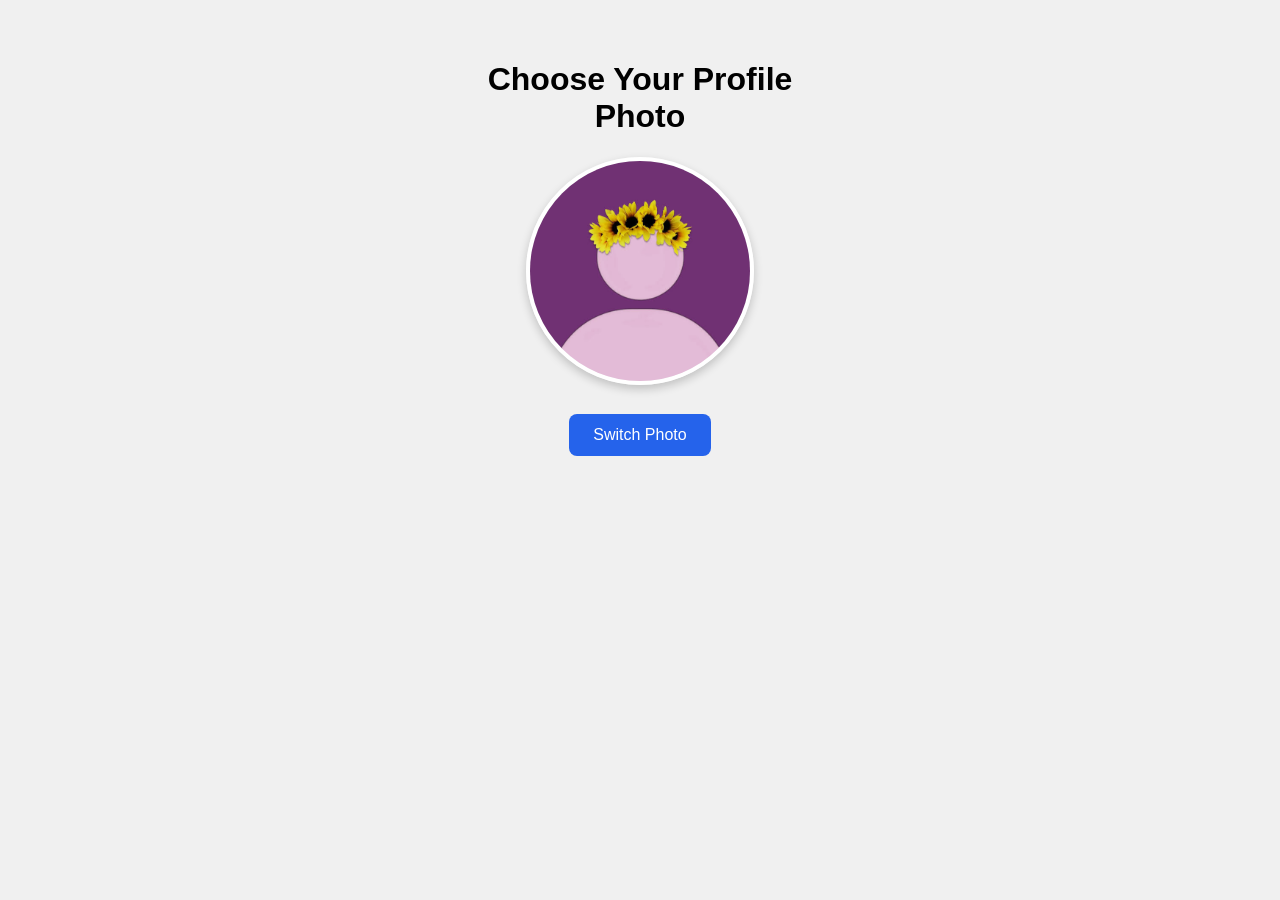
<file: bounce01/index.html>
<!DOCTYPE html>
<html lang-"en">
	<head>
		<meta charset="UTF-8">
		<meta name="viewport" content="width-device-width, initial-scale=1.0">
		<link rel="stylesheet" href="style.css">
		<script src="script.js" defer> </script>
	</head>
	<body>
		<main class="profile">
			<h1>Choose Your Profile Photo</h1>
			<img
					id="profilePhoto"
					src="assets/casual.jpg"
					alt="Casual profile photo"
			>
			<button id="switchButton">Switch Photo</button>
		</main>
	</body>
</html>
</file>
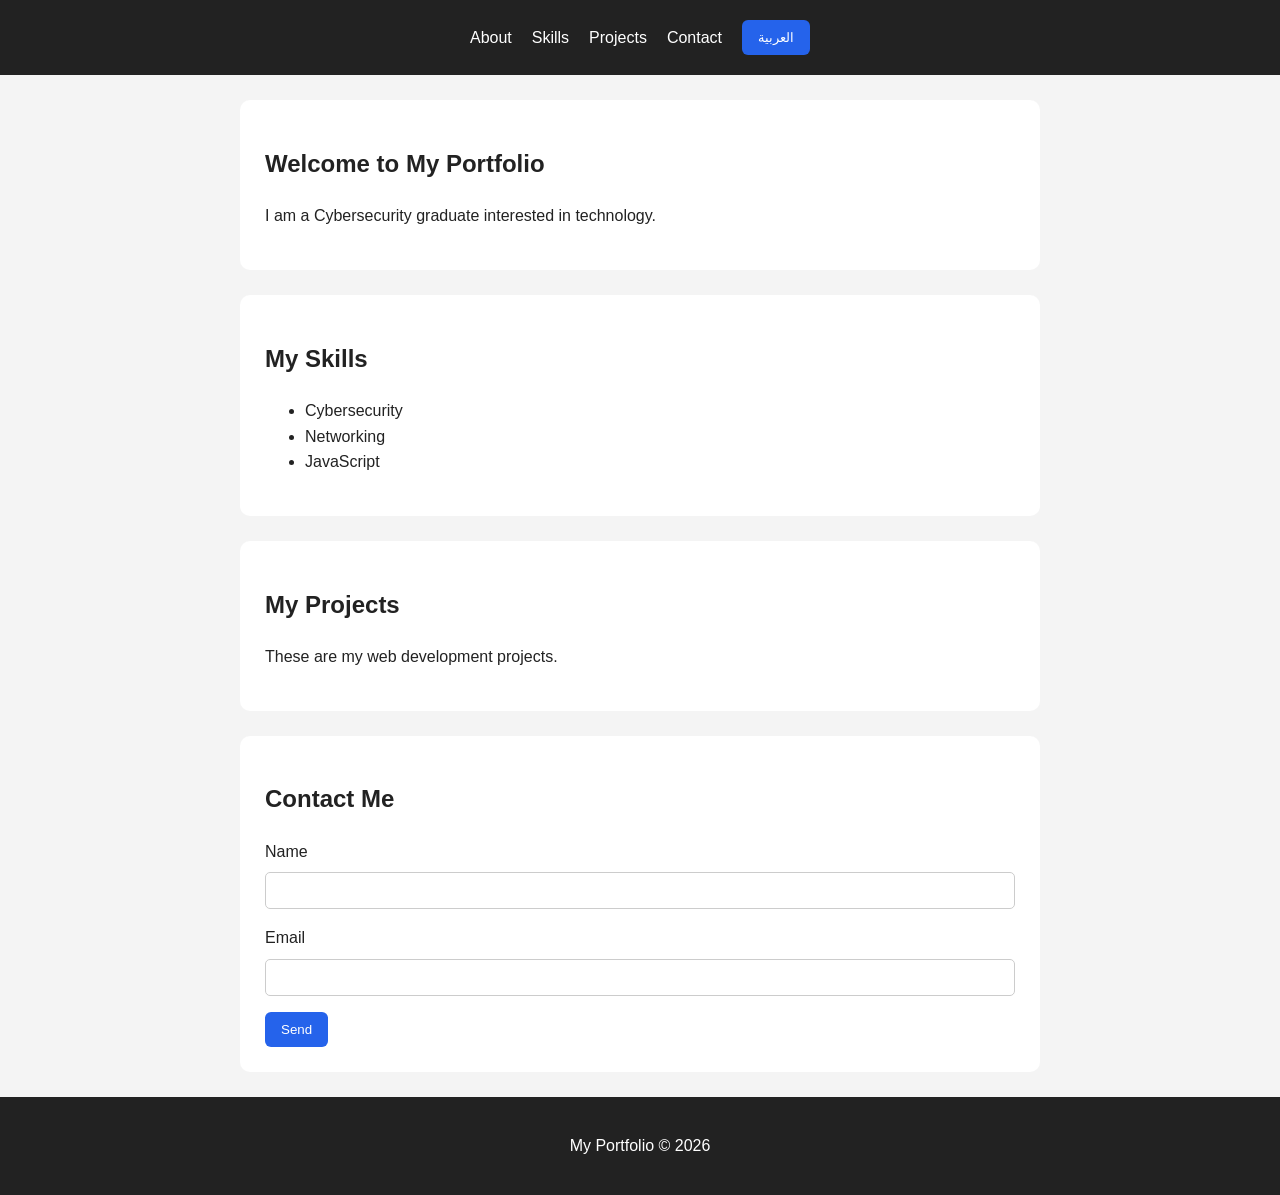
<file: bounce02/index.html>
<!DOCTYPE html>
<html lang="en" dir="ltr">
<head>
    <meta charset="UTF-8">
    <meta name="viewport" content="width=device-width, initial-scale=1.0">
    <title>Language Switcher</title>
    <link rel="stylesheet" href="style.css">
    <script src="script.js" defer></script>
</head>
<body>

    <header>
        <nav>
            <a href="#about" data-i18n="navAbout">About</a>
            <a href="#skills" data-i18n="navSkills">Skills</a>
            <a href="#projects" data-i18n="navProjects">Projects</a>
            <a href="#contact" data-i18n="navContact">Contact</a>

            <button id="languageButton">العربية</button>
        </nav>
    </header>

    <main>
        <section id="about">
            <h1 data-i18n="welcome">Welcome to My Portfolio</h1>
            <p data-i18n="aboutText">
                I am a Cybersecurity graduate interested in technology.
            </p>
        </section>

        <section id="skills">
            <h2 data-i18n="skillsTitle">My Skills</h2>
            <ul>
                <li data-i18n="skill1">Cybersecurity</li>
                <li data-i18n="skill2">Networking</li>
                <li data-i18n="skill3">JavaScript</li>
            </ul>
        </section>

        <section id="projects">
            <h2 data-i18n="projectsTitle">My Projects</h2>
            <p data-i18n="projectsText">
                These are my web development projects.
            </p>
        </section>

        <section id="contact">
            <h2 data-i18n="contactTitle">Contact Me</h2>

            <form>
                <label for="name" data-i18n="nameLabel">Name</label>
                <input type="text" id="name">

                <label for="email" data-i18n="emailLabel">Email</label>
                <input type="email" id="email">

                <button type="button" data-i18n="sendButton">
                    Send
                </button>
            </form>
        </section>
    </main>

    <footer>
        <p data-i18n="footerText">My Portfolio © 2026</p>
    </footer>

</body>
</html>
</file>
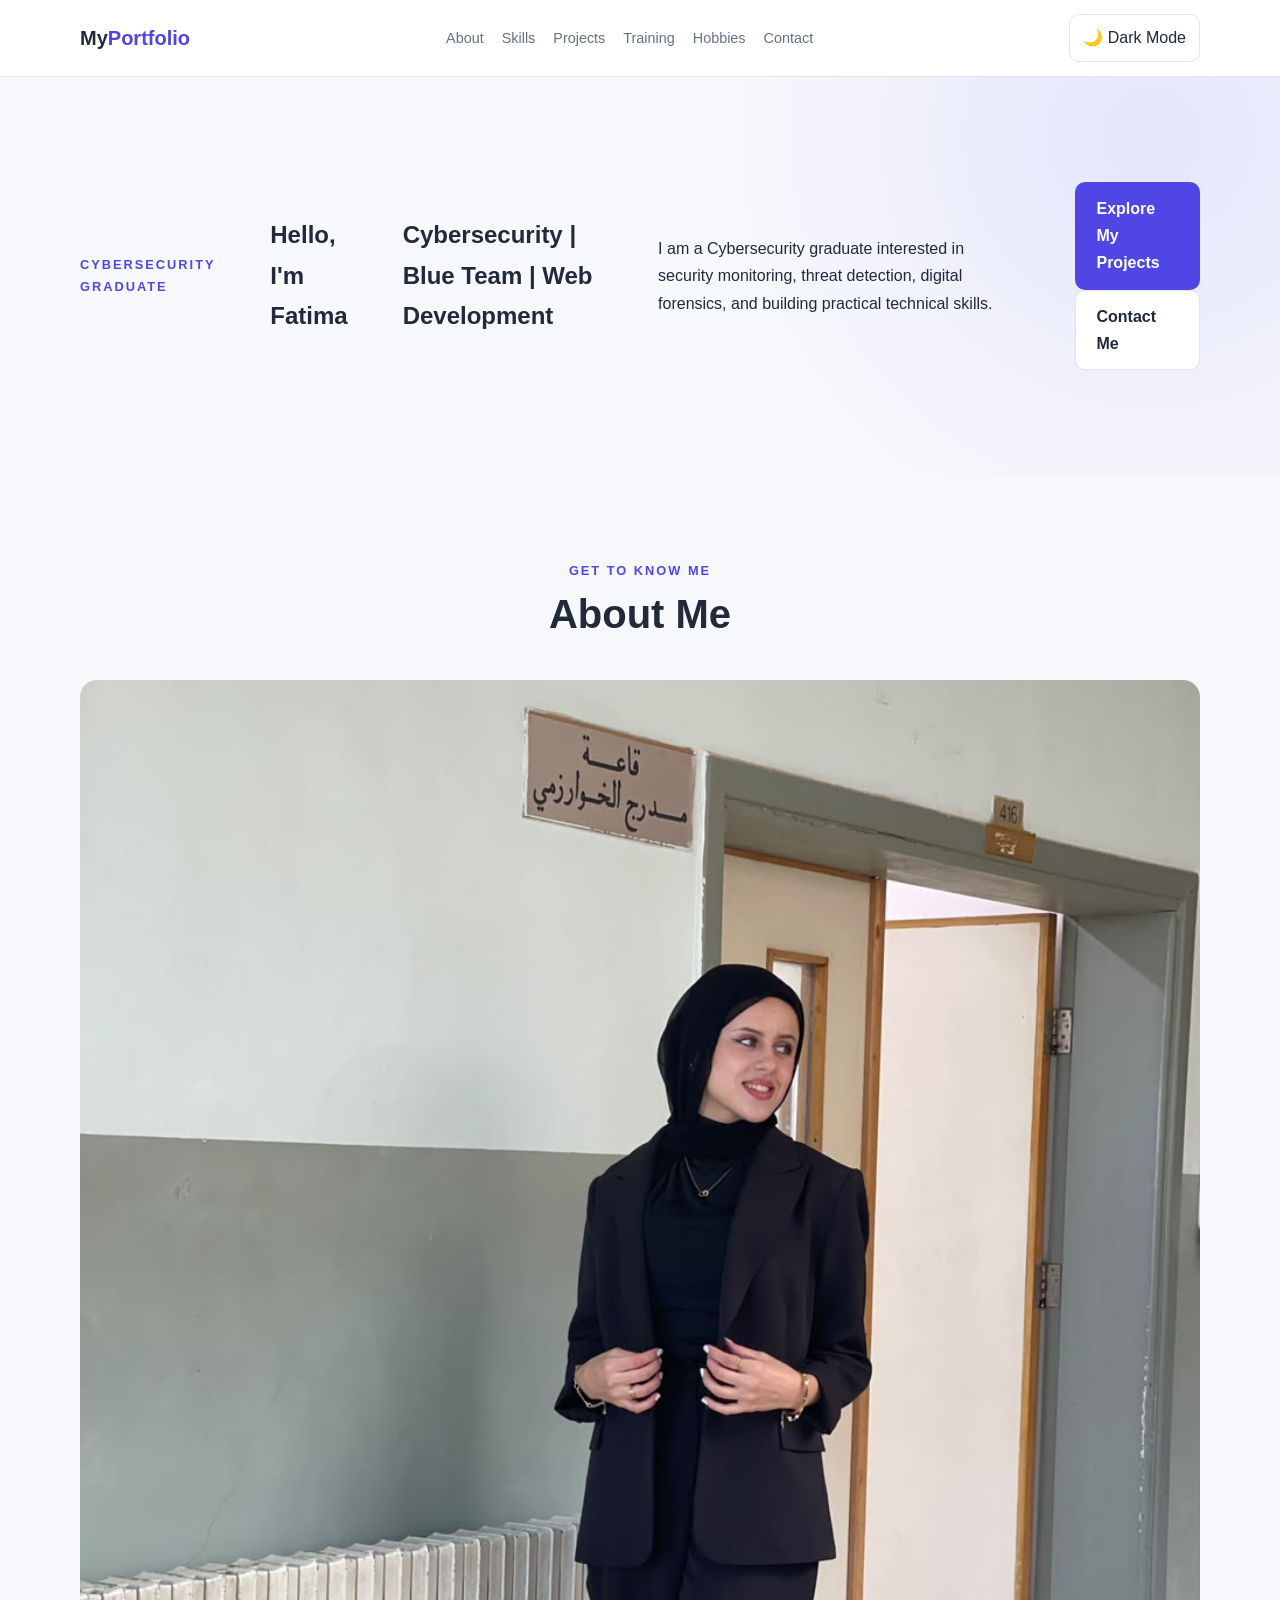
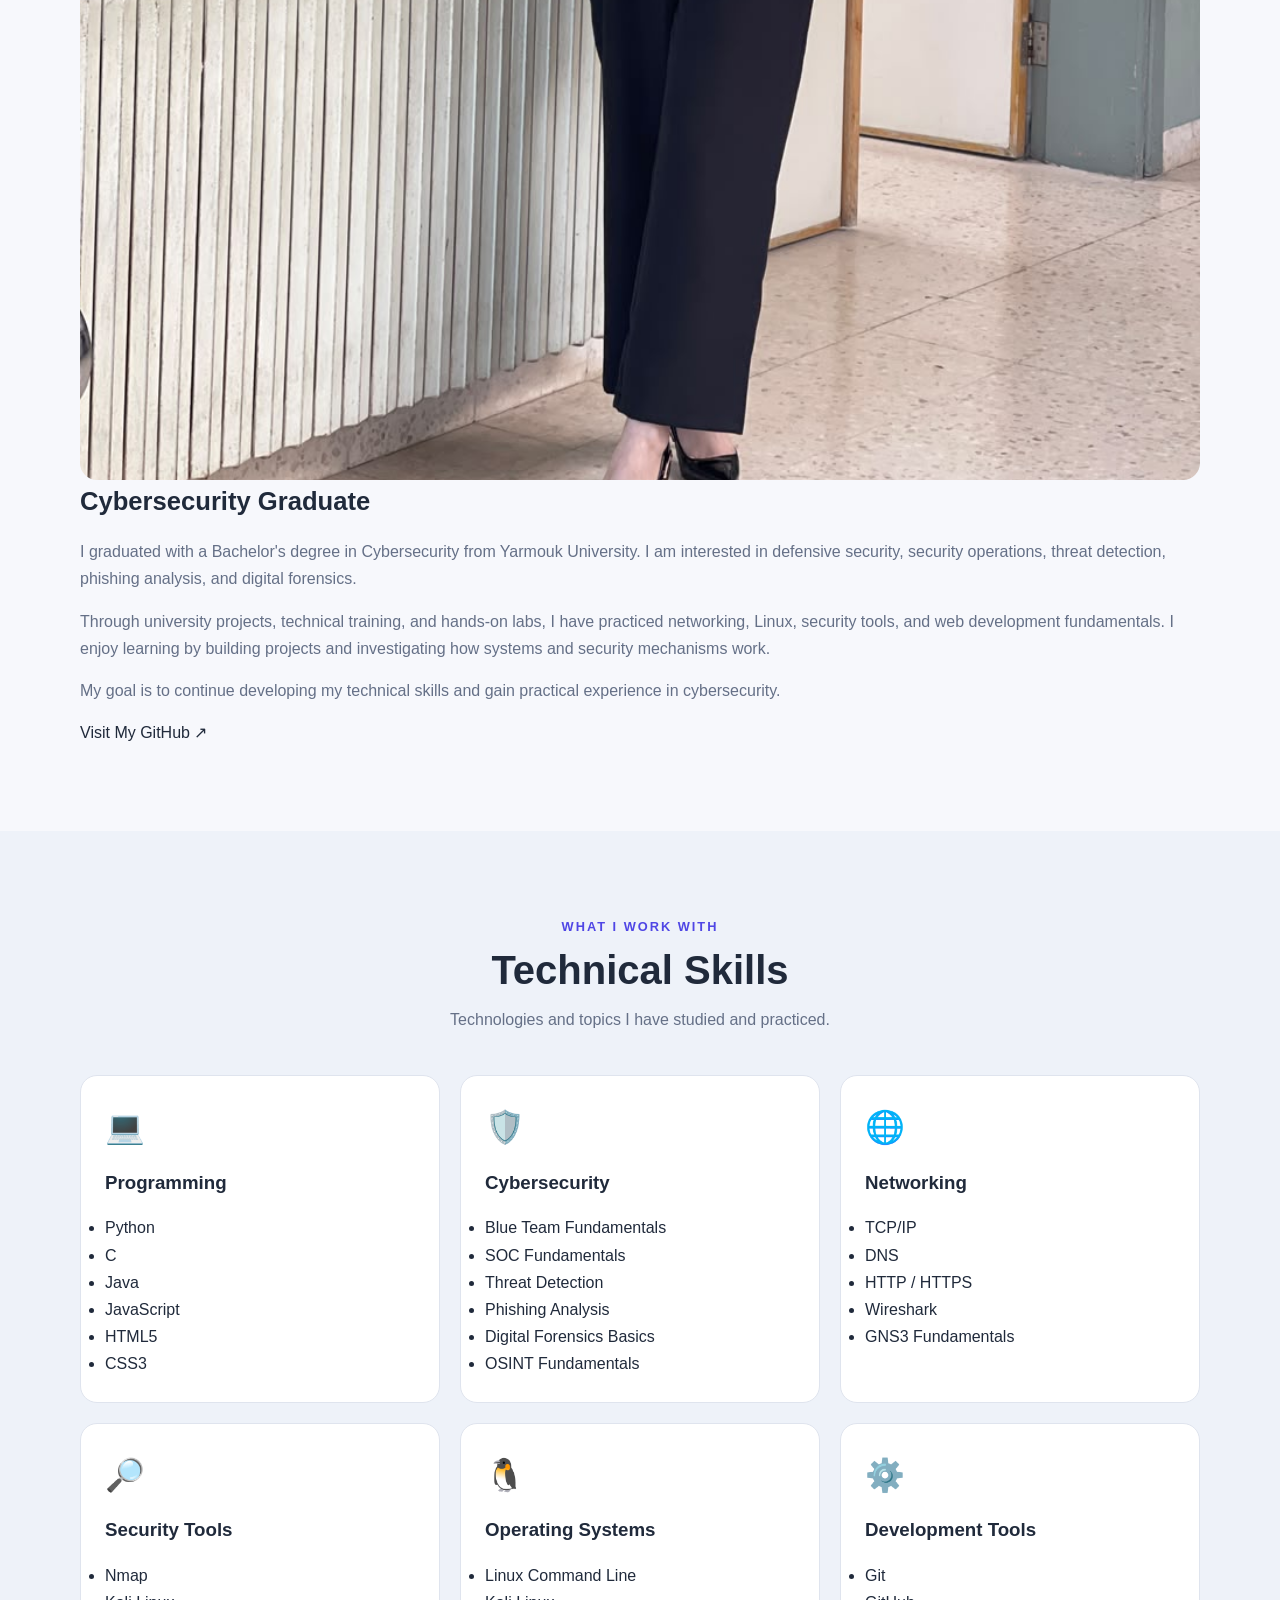
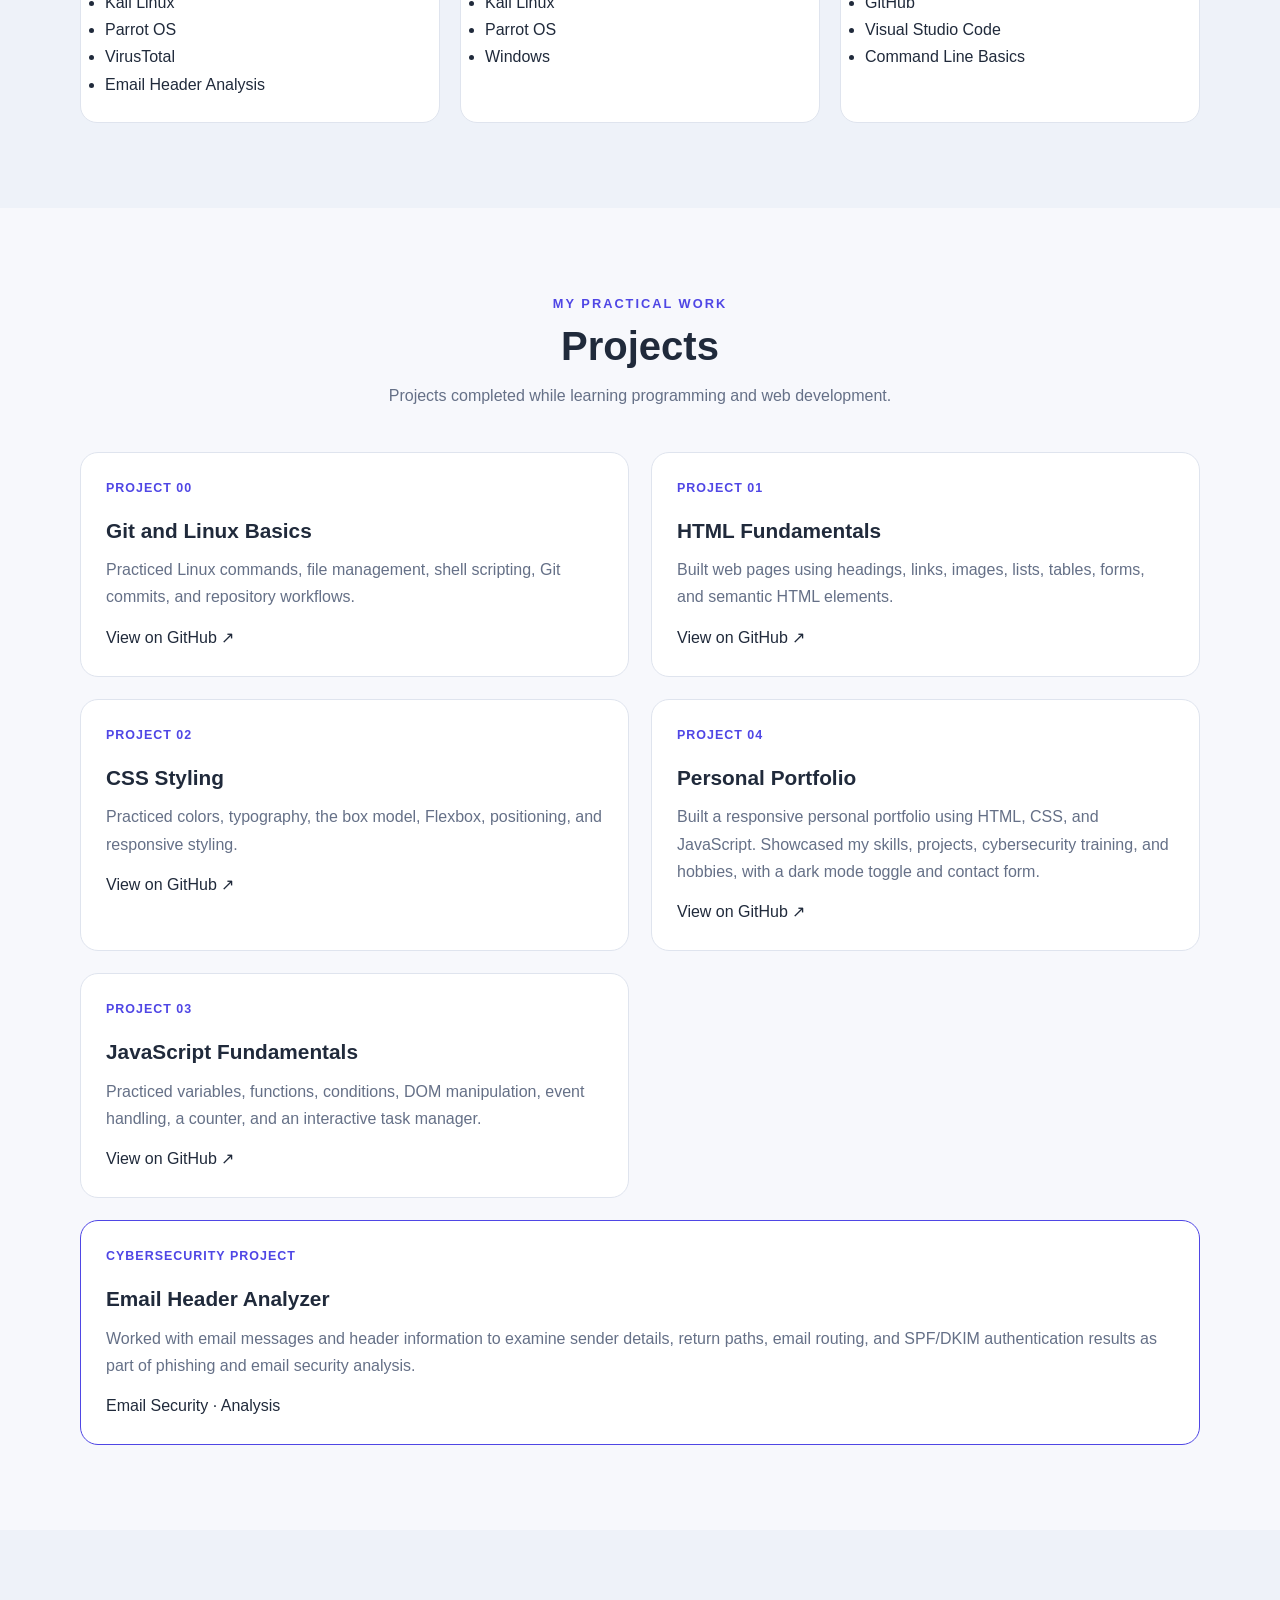
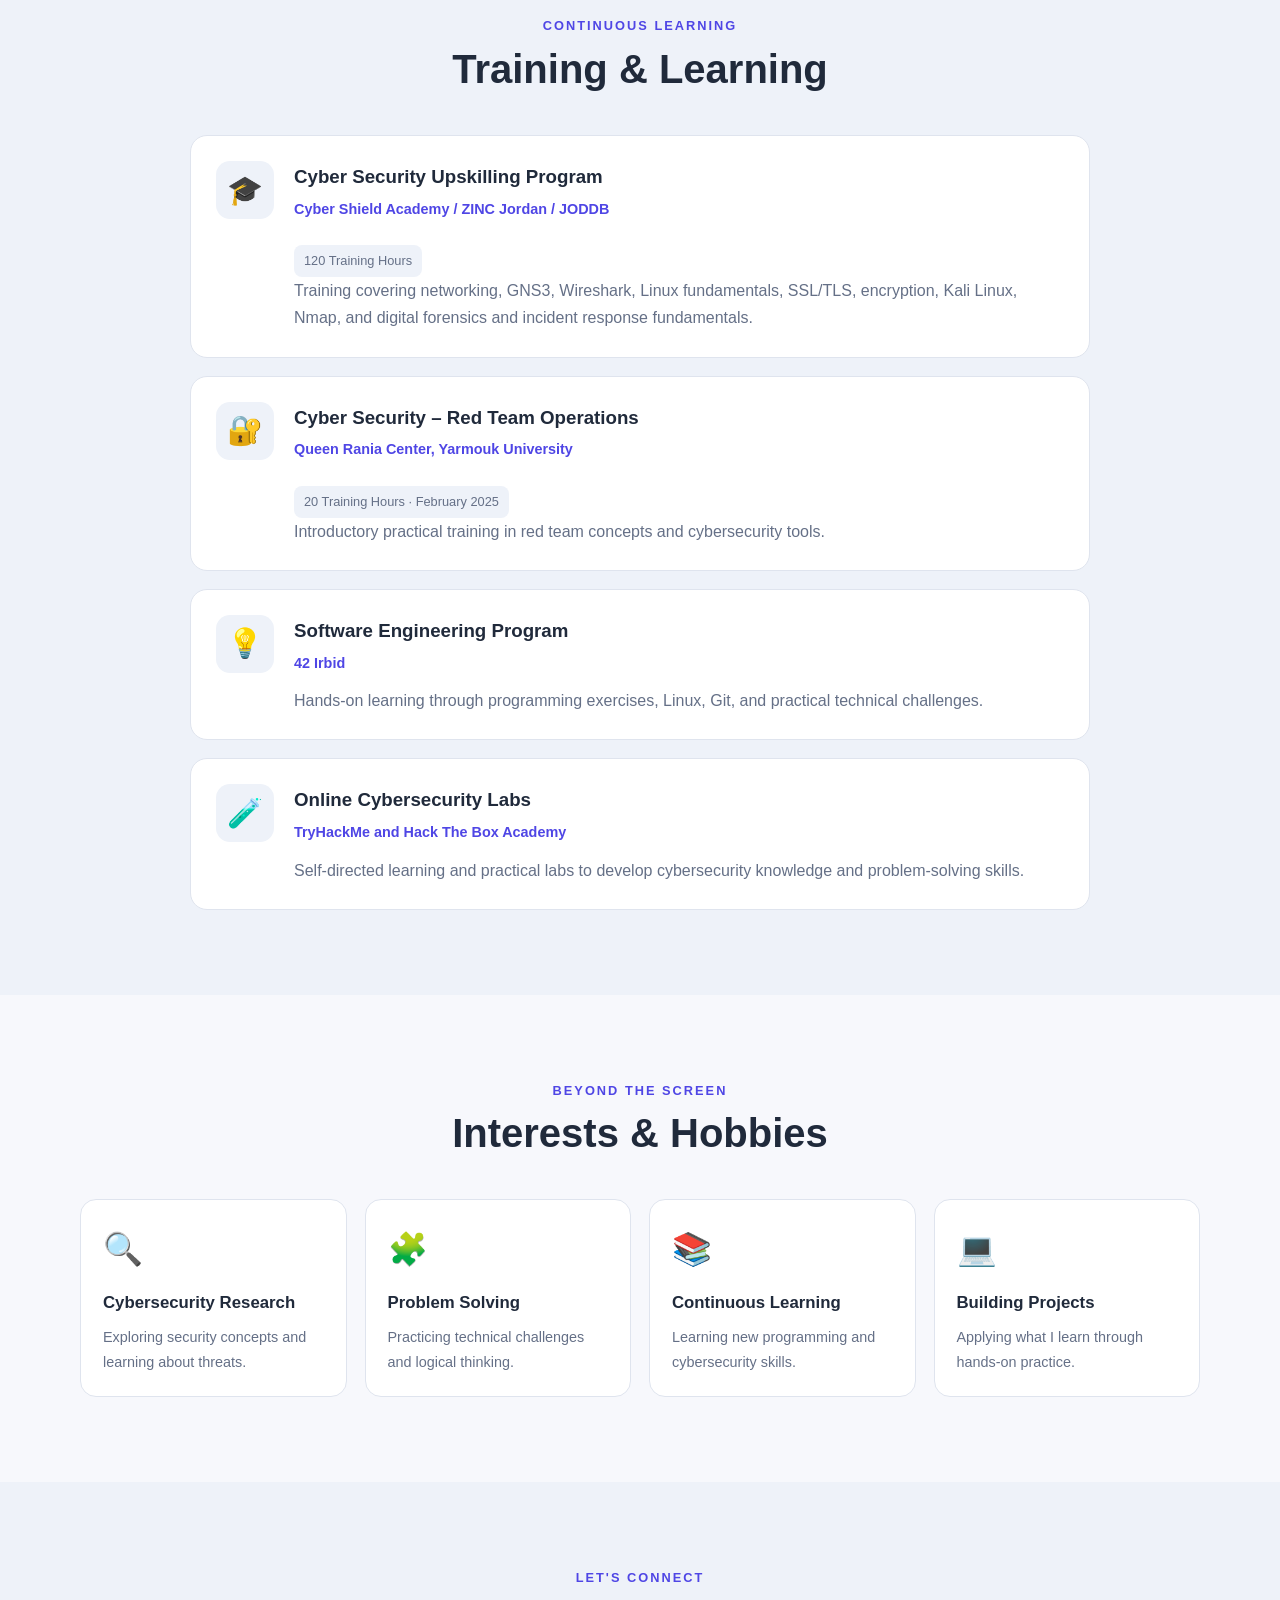
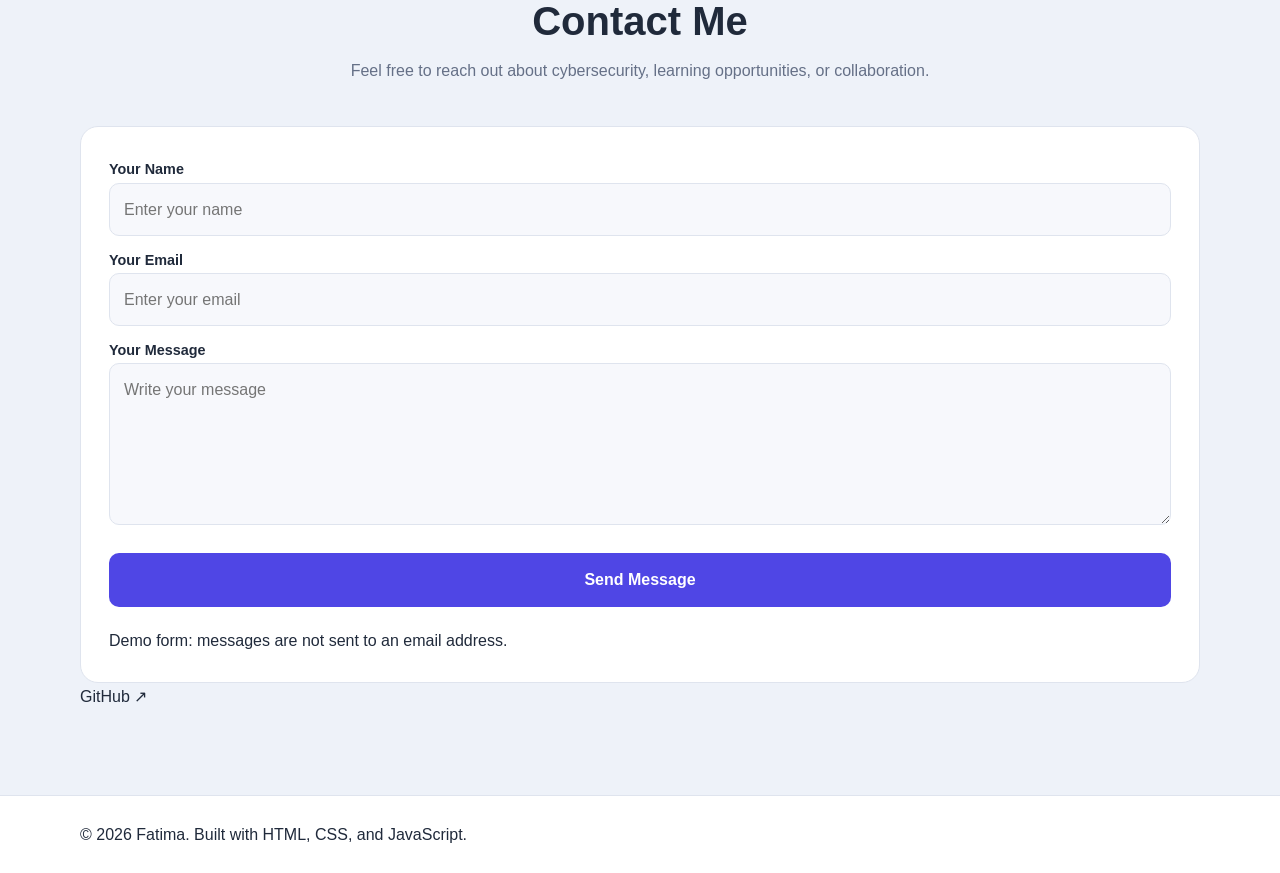
<file: ex00/index.html>
<!DOCTYPE html>
<html lang="en">
<head>
    <meta charset="UTF-8">
    <meta name="viewport" content="width=device-width, initial-scale=1.0">
    <meta name="description" content="Personal portfolio of a Cybersecurity graduate interested in Blue Team, SOC analysis, and web development.">
    <title>My Portfolio | Cybersecurity</title>
    <link rel="stylesheet" href="style.css">
    <script src="script.js" defer></script>
</head>
<body>

    <!-- Navigation -->
    <header class="site-header">
        <nav class="navbar container" aria-label="Main navigation">
            <a href="#home" class="logo">My<span>Portfolio</span></a>

            <div class="nav-links">
                <a href="#about">About</a>
                <a href="#skills">Skills</a>
                <a href="#projects">Projects</a>
                <a href="#training">Training</a>
                <a href="#hobbies">Hobbies</a>
                <a href="#contact">Contact</a>
            </div>

            <button
                id="themeButton"
                class="theme-button"
                type="button"
                aria-label="Switch to dark mode"
                aria-pressed="false">
                🌙 Dark Mode
            </button>
        </nav>
    </header>

    <main>
        <!-- Hero -->
        <section id="home" class="hero">
            <div class="container hero-content">
                <p class="eyebrow">CYBERSECURITY GRADUATE</p>
                <h1>Hello, I'm <span>Fatima</span></h1>
                <h2>Cybersecurity | Blue Team | Web Development</h2>
                <p>
                    I am a Cybersecurity graduate interested in security
                    monitoring, threat detection, digital forensics, and
                    building practical technical skills.
                </p>

                <div class="hero-buttons">
                    <a href="#projects" class="button primary-button">
                        Explore My Projects
                    </a>
                    <a href="#contact" class="button secondary-button">
                        Contact Me
                    </a>
                </div>
            </div>
        </section>

        <!-- About Me -->
        <section id="about" class="section container">
            <div class="section-heading">
                <p class="eyebrow">GET TO KNOW ME</p>
                <h2>About Me</h2>
            </div>

            <div class="about-content">
                <div class="profile-image-wrapper">
                    <img
                        src="assets/profile.jpg"
                        alt="Profile photo of Fatima"
                        class="profile-image">
                </div>

                <div class="about-text">
                    <h3>Cybersecurity Graduate</h3>
                    <p>
                        I graduated with a Bachelor's degree in Cybersecurity
                        from Yarmouk University. I am interested in defensive
                        security, security operations, threat detection,
                        phishing analysis, and digital forensics.
                    </p>
                    <p>
                        Through university projects, technical training, and
                        hands-on labs, I have practiced networking, Linux,
                        security tools, and web development fundamentals.
                        I enjoy learning by building projects and investigating
                        how systems and security mechanisms work.
                    </p>
                    <p>
                        My goal is to continue developing my technical skills
                        and gain practical experience in cybersecurity.
                    </p>

                    <a
                        href="https://github.com/fatimadagamseh2"
                        target="_blank"
                        rel="noopener noreferrer"
                        class="text-link">
                        Visit My GitHub ↗
                    </a>
                </div>
            </div>
        </section>

        <!-- Skills -->
        <section id="skills" class="section alternate-section">
            <div class="container">
                <div class="section-heading">
                    <p class="eyebrow">WHAT I WORK WITH</p>
                    <h2>Technical Skills</h2>
                    <p>Technologies and topics I have studied and practiced.</p>
                </div>

                <div class="skills-grid">
                    <article class="skill-card">
                        <div class="skill-icon">💻</div>
                        <h3>Programming</h3>
                        <ul>
                            <li>Python</li>
                            <li>C</li>
                            <li>Java</li>
                            <li>JavaScript</li>
                            <li>HTML5</li>
                            <li>CSS3</li>
                        </ul>
                    </article>

                    <article class="skill-card">
                        <div class="skill-icon">🛡️</div>
                        <h3>Cybersecurity</h3>
                        <ul>
                            <li>Blue Team Fundamentals</li>
                            <li>SOC Fundamentals</li>
                            <li>Threat Detection</li>
                            <li>Phishing Analysis</li>
                            <li>Digital Forensics Basics</li>
                            <li>OSINT Fundamentals</li>
                        </ul>
                    </article>

                    <article class="skill-card">
                        <div class="skill-icon">🌐</div>
                        <h3>Networking</h3>
                        <ul>
                            <li>TCP/IP</li>
                            <li>DNS</li>
                            <li>HTTP / HTTPS</li>
                            <li>Wireshark</li>
                            <li>GNS3 Fundamentals</li>
                        </ul>
                    </article>

                    <article class="skill-card">
                        <div class="skill-icon">🔎</div>
                        <h3>Security Tools</h3>
                        <ul>
                            <li>Nmap</li>
                            <li>Kali Linux</li>
                            <li>Parrot OS</li>
                            <li>VirusTotal</li>
                            <li>Email Header Analysis</li>
                        </ul>
                    </article>

                    <article class="skill-card">
                        <div class="skill-icon">🐧</div>
                        <h3>Operating Systems</h3>
                        <ul>
                            <li>Linux Command Line</li>
                            <li>Kali Linux</li>
                            <li>Parrot OS</li>
                            <li>Windows</li>
                        </ul>
                    </article>

                    <article class="skill-card">
                        <div class="skill-icon">⚙️</div>
                        <h3>Development Tools</h3>
                        <ul>
                            <li>Git</li>
                            <li>GitHub</li>
                            <li>Visual Studio Code</li>
                            <li>Command Line Basics</li>
                        </ul>
                    </article>
                </div>
            </div>
        </section>

        <!-- Projects -->
        <section id="projects" class="section container">
            <div class="section-heading">
                <p class="eyebrow">MY PRACTICAL WORK</p>
                <h2>Projects</h2>
                <p>Projects completed while learning programming and web development.</p>
            </div>

            <div class="projects-grid">

                <article class="project-card">
                    <span class="project-number">PROJECT 00</span>
                    <h3>Git and Linux Basics</h3>
                    <p>
                        Practiced Linux commands, file management,
                        shell scripting, Git commits, and repository workflows.
                    </p>
                    <a
                        href="https://github.com/fatimadagamseh2/Project00"
                        target="_blank"
                        rel="noopener noreferrer"
                        class="project-link">
                        View on GitHub ↗
                    </a>
                </article>

                <article class="project-card">
                    <span class="project-number">PROJECT 01</span>
                    <h3>HTML Fundamentals</h3>
                    <p>
                        Built web pages using headings, links, images,
                        lists, tables, forms, and semantic HTML elements.
                    </p>
                    <a
                        href="https://github.com/fatimadagamseh2/Project01"
                        target="_blank"
                        rel="noopener noreferrer"
                        class="project-link">
                        View on GitHub ↗
                    </a>
                </article>

                <article class="project-card">
                    <span class="project-number">PROJECT 02</span>
                    <h3>CSS Styling</h3>
                    <p>
                        Practiced colors, typography, the box model,
                        Flexbox, positioning, and responsive styling.
                    </p>
                    <a
                        href="https://github.com/fatimadagamseh2/Project02"
                        target="_blank"
                        rel="noopener noreferrer"
                        class="project-link">
                        View on GitHub ↗
                    </a>
                </article>
                
<article class="project-card">
    <span class="project-number">PROJECT 04</span>
    <h3>Personal Portfolio</h3>
    <p>
        Built a responsive personal portfolio using HTML, CSS,
        and JavaScript. Showcased my skills, projects, cybersecurity
        training, and hobbies, with a dark mode toggle and contact form.
    </p>
    <a
        href="https://github.com/fatimadagamseh2/Project04"
        target="_blank"
        rel="noopener noreferrer"
        class="project-link">
        View on GitHub ↗
    </a>
</article>

                <article class="project-card">
                    <span class="project-number">PROJECT 03</span>
                    <h3>JavaScript Fundamentals</h3>
                    <p>
                        Practiced variables, functions, conditions,
                        DOM manipulation, event handling, a counter,
                        and an interactive task manager.
                    </p>
                    <a
                        href="https://github.com/fatimadagamseh2/Project03"
                        target="_blank"
                        rel="noopener noreferrer"
                        class="project-link">
                        View on GitHub ↗
                    </a>
                </article>

                <article class="project-card featured-project">
                    <span class="project-number">CYBERSECURITY PROJECT</span>
                    <h3>Email Header Analyzer</h3>
                    <p>
                        Worked with email messages and header information
                        to examine sender details, return paths, email
                        routing, and SPF/DKIM authentication results
                        as part of phishing and email security analysis.
                    </p>
                    <span class="project-tag">Email Security · Analysis</span>
                </article>

            </div>
        </section>

        <!-- Training -->
        <section id="training" class="section alternate-section">
            <div class="container">
                <div class="section-heading">
                    <p class="eyebrow">CONTINUOUS LEARNING</p>
                    <h2>Training & Learning</h2>
                </div>

                <div class="training-list">

                    <article class="training-card">
                        <div class="training-icon">🎓</div>
                        <div>
                            <h3>Cyber Security Upskilling Program</h3>
                            <p class="training-provider">
                                Cyber Shield Academy / ZINC Jordan / JODDB
                            </p>
                            <p class="training-duration">120 Training Hours</p>
                            <p>
                                Training covering networking, GNS3,
                                Wireshark, Linux fundamentals, SSL/TLS,
                                encryption, Kali Linux, Nmap, and
                                digital forensics and incident response
                                fundamentals.
                            </p>
                        </div>
                    </article>

                    <article class="training-card">
                        <div class="training-icon">🔐</div>
                        <div>
                            <h3>Cyber Security – Red Team Operations</h3>
                            <p class="training-provider">
                                Queen Rania Center, Yarmouk University
                            </p>
                            <p class="training-duration">20 Training Hours · February 2025</p>
                            <p>
                                Introductory practical training in red team
                                concepts and cybersecurity tools.
                            </p>
                        </div>
                    </article>

                    <article class="training-card">
                        <div class="training-icon">💡</div>
                        <div>
                            <h3>Software Engineering Program</h3>
                            <p class="training-provider">42 Irbid</p>
                            <p>
                                Hands-on learning through programming
                                exercises, Linux, Git, and practical
                                technical challenges.
                            </p>
                        </div>
                    </article>

                    <article class="training-card">
                        <div class="training-icon">🧪</div>
                        <div>
                            <h3>Online Cybersecurity Labs</h3>
                            <p class="training-provider">
                                TryHackMe and Hack The Box Academy
                            </p>
                            <p>
                                Self-directed learning and practical labs
                                to develop cybersecurity knowledge and
                                problem-solving skills.
                            </p>
                        </div>
                    </article>

                </div>
            </div>
        </section>

        <!-- Hobbies -->
        <section id="hobbies" class="section container">
            <div class="section-heading">
                <p class="eyebrow">BEYOND THE SCREEN</p>
                <h2>Interests & Hobbies</h2>
            </div>

            <div class="hobbies-grid">
                <article class="hobby-card">
                    <span>🔍</span>
                    <h3>Cybersecurity Research</h3>
                    <p>Exploring security concepts and learning about threats.</p>
                </article>

                <article class="hobby-card">
                    <span>🧩</span>
                    <h3>Problem Solving</h3>
                    <p>Practicing technical challenges and logical thinking.</p>
                </article>

                <article class="hobby-card">
                    <span>📚</span>
                    <h3>Continuous Learning</h3>
                    <p>Learning new programming and cybersecurity skills.</p>
                </article>

                <article class="hobby-card">
                    <span>💻</span>
                    <h3>Building Projects</h3>
                    <p>Applying what I learn through hands-on practice.</p>
                </article>
            </div>
        </section>

        <!-- Contact -->
        <section id="contact" class="section alternate-section">
            <div class="container contact-container">
                <div class="section-heading">
                    <p class="eyebrow">LET'S CONNECT</p>
                    <h2>Contact Me</h2>
                    <p>
                        Feel free to reach out about cybersecurity,
                        learning opportunities, or collaboration.
                    </p>
                </div>

                <form id="contactForm" class="contact-form">
                    <div class="form-group">
                        <label for="name">Your Name</label>
                        <input
                            type="text"
                            id="name"
                            name="name"
                            placeholder="Enter your name"
                            required>
                    </div>

                    <div class="form-group">
                        <label for="email">Your Email</label>
                        <input
                            type="email"
                            id="email"
                            name="email"
                            placeholder="Enter your email"
                            required>
                    </div>

                    <div class="form-group">
                        <label for="message">Your Message</label>
                        <textarea
                            id="message"
                            name="message"
                            rows="5"
                            placeholder="Write your message"
                            required></textarea>
                    </div>

                    <button type="submit" class="button primary-button">
                        Send Message
                    </button>

                    <p id="formMessage" class="form-message" aria-live="polite"></p>
                    <p class="form-note">
                        Demo form: messages are not sent to an email address.
                    </p>
                </form>

                <div class="contact-links">
                    <a
                        href="https://github.com/fatimadagamseh2"
                        target="_blank"
                        rel="noopener noreferrer">
                        GitHub ↗
                    </a>
                    <!-- Add your real LinkedIn URL or email when ready. -->
                </div>
            </div>
        </section>
    </main>

    <!-- Footer -->
    <footer class="site-footer">
        <div class="container">
            <p>
                &copy; <span id="currentYear"></span> Fatima.
                Built with HTML, CSS, and JavaScript.
            </p>
        </div>
    </footer>

</body>
</html>
</file>
<file: bounce01/style.css>
body {
    font-family: Arial, sans-serif;
    text-align: center;
    background-color: #f0f0f0;
    margin: 0;
    padding: 40px;
}

.profile {
    max-width: 400px;
    margin: auto;
}

#profilePhoto {
    width: 220px;
    height: 220px;
    object-fit: cover;
    border-radius: 50%;
    border: 4px solid white;
    box-shadow: 0 4px 10px rgba(0, 0, 0, 0.2);
    transition: opacity 0.4s ease;
}

button {
    display: block;
    margin: 25px auto;
    padding: 12px 24px;
    border: none;
    border-radius: 8px;
    background-color: #2563eb;
    color: white;
    font-size: 16px;
    cursor: pointer;
}

button:hover {
    background-color: #1d4ed8;
}
</file>
<file: bounce02/style.css>
* {
    box-sizing: border-box;
}

body {
    font-family: Arial, sans-serif;
    margin: 0;
    background-color: #f4f4f4;
    color: #222;
    line-height: 1.6;
    transition: direction 0.3s;
}

header {
    background-color: #222;
    padding: 20px;
}

nav {
    display: flex;
    align-items: center;
    justify-content: center;
    flex-wrap: wrap;
    gap: 20px;
}

nav a {
    color: white;
    text-decoration: none;
}

button {
    padding: 10px 16px;
    border: none;
    border-radius: 6px;
    background-color: #2563eb;
    color: white;
    cursor: pointer;
}

section {
    max-width: 800px;
    margin: 25px auto;
    padding: 25px;
    background-color: white;
    border-radius: 10px;
}

body[dir="rtl"] {
    text-align: right;
}

body[dir="ltr"] {
    text-align: left;
}

input {
    display: block;
    width: 100%;
    padding: 10px;
    margin-block: 8px 16px;
    border: 1px solid #ccc;
    border-radius: 5px;
}

footer {
    padding: 20px;
    text-align: center;
    background-color: #222;
    color: white;
}

@media (max-width: 600px) {
    nav {
        gap: 12px;
    }

    section {
        margin: 15px;
        padding: 18px;
    }
}
</file>
<file: ex00/style.css>
/* =========================
   1. Global Styles
========================= */

:root {
    --background: #f7f8fc;
    --surface: #ffffff;
    --surface-alt: #eef2f9;
    --text: #202a3b;
    --muted: #657087;
    --primary: #4f46e5;
    --primary-hover: #3730a3;
    --border: #dfe4ee;
    --header-bg: rgba(255, 255, 255, 0.94);
    --shadow: 0 12px 35px rgba(31, 41, 55, 0.07);
}

* {
    box-sizing: border-box;
    margin: 0;
    padding: 0;
}

html {
    scroll-behavior: smooth;
    scroll-padding-top: 90px;
}

body {
    font-family: Arial, Helvetica, sans-serif;
    background: var(--background);
    color: var(--text);
    line-height: 1.7;
    transition: background-color 0.3s, color 0.3s;
}

body.dark-mode {
    --background: #111827;
    --surface: #1f2937;
    --surface-alt: #182233;
    --text: #f3f4f6;
    --muted: #bdc7d8;
    --primary: #a5b4fc;
    --primary-hover: #c7d2fe;
    --border: #374151;
    --header-bg: rgba(17, 24, 39, 0.96);
    --shadow: 0 12px 35px rgba(0, 0, 0, 0.2);
}

a {
    color: inherit;
    text-decoration: none;
}

button,
input,
textarea {
    font: inherit;
}

button,
a {
    -webkit-tap-highlight-color: transparent;
}

button:focus-visible,
a:focus-visible,
input:focus-visible,
textarea:focus-visible {
    outline: 3px solid var(--primary);
    outline-offset: 3px;
}

.container {
    width: min(1120px, 90%);
    margin: 0 auto;
}

.section {
    padding: 85px 0;
}

.alternate-section {
    background: var(--surface-alt);
}

.section-heading {
    max-width: 650px;
    margin: 0 auto 42px;
    text-align: center;
}

.section-heading h2 {
    margin: 8px 0 12px;
    font-size: clamp(1.8rem, 4vw, 2.5rem);
    line-height: 1.2;
}

.section-heading p:not(.eyebrow) {
    color: var(--muted);
}

.eyebrow {
    color: var(--primary);
    font-size: 0.8rem;
    font-weight: 800;
    letter-spacing: 2px;
}

/* =========================
   2. Header and Navigation
========================= */

.site-header {
    position: sticky;
    top: 0;
    z-index: 100;
    background: var(--header-bg);
    border-bottom: 1px solid var(--border);
    backdrop-filter: blur(12px);
}

.navbar {
    min-height: 76px;
    display: flex;
    align-items: center;
    justify-content: space-between;
    gap: 20px;
}

.logo {
    font-size: 1.25rem;
    font-weight: 800;
    white-space: nowrap;
}

.logo span {
    color: var(--primary);
}

.nav-links {
    display: flex;
    align-items: center;
    justify-content: center;
    flex-wrap: wrap;
    gap: 18px;
}

.nav-links a {
    color: var(--muted);
    font-size: 0.9rem;
    transition: color 0.2s;
}

.nav-links a:hover {
    color: var(--primary);
}

.theme-button {
    border: 1px solid var(--border);
    background: var(--surface);
    color: var(--text);
    padding: 9px 13px;
    border-radius: 10px;
    cursor: pointer;
    white-space: nowrap;
    transition: transform 0.2s, background-color 0.2s;
}

.theme-button:hover {
    transform: translateY(-2px);
}

/* =========================
   3. Hero Section
========================= */

.hero {
    padding: 105px 0;
    background:
        radial-gradient(
            circle at 90% 15%,
            rgba(99, 102, 241, 0.13),
            transparent 35%
        );
}

.hero-content {
    display: flex;
    align-items: center;
    justify-content: space-between;
    gap: 55px;
}

.hero-text {
    flex: 1;
}

.hero-text h1 {
    max-width: 720px;
    margin: 15px 0 20px;
    font-size: clamp(2.1rem, 5vw, 3.6rem);
    line-height: 1.15;
    letter-spacing: -1px;
}

.hero-description {
    max-width: 650px;
    color: var(--muted);
    font-size: 1.08rem;
}

.hero-actions {
    display: flex;
    flex-wrap: wrap;
    gap: 13px;
    margin-top: 28px;
}

.button {
    display: inline-flex;
    align-items: center;
    justify-content: center;
    border: 1px solid transparent;
    border-radius: 10px;
    padding: 12px 20px;
    font-weight: 700;
    cursor: pointer;
    transition: transform 0.2s, background-color 0.2s;
}

.button:hover {
    transform: translateY(-2px);
}

.primary-button {
    background: var(--primary);
    color: #ffffff;
}

body.dark-mode .primary-button {
    color: #111827;
}

.primary-button:hover {
    background: var(--primary-hover);
}

.secondary-button {
    background: var(--surface);
    color: var(--text);
    border-color: var(--border);
}

.hero-card {
    width: 310px;
    flex-shrink: 0;
    padding: 30px 24px;
    border: 1px solid var(--border);
    border-radius: 24px;
    background: var(--surface);
    box-shadow: var(--shadow);
    text-align: center;
}

.hero-icon {
    display: grid;
    place-items: center;
    width: 105px;
    height: 105px;
    margin: 0 auto 20px;
    border-radius: 50%;
    background: var(--surface-alt);
    font-size: 3.5rem;
}

.hero-card h2 {
    margin-bottom: 4px;
}

.hero-card p {
    color: var(--muted);
}

.hero-tags {
    display: flex;
    flex-wrap: wrap;
    justify-content: center;
    gap: 8px;
    margin-top: 20px;
}

.hero-tags span,
.tag-list span {
    display: inline-block;
    padding: 5px 10px;
    border: 1px solid var(--border);
    border-radius: 8px;
    background: var(--surface-alt);
    color: var(--text);
    font-size: 0.8rem;
}

/* =========================
   4. About Me
========================= */

.about-layout {
    display: flex;
    align-items: center;
    gap: 50px;
}

.profile-frame {
    width: 300px;
    flex-shrink: 0;
    padding: 10px;
    border: 1px solid var(--border);
    border-radius: 24px;
    background: var(--surface);
    box-shadow: var(--shadow);
}

.profile-image {
    display: block;
    width: 100%;
    aspect-ratio: 4 / 5;
    object-fit: cover;
    border-radius: 17px;
}

.about-text {
    flex: 1;
}

.about-text h3 {
    margin-bottom: 15px;
    font-size: 1.6rem;
}

.about-text p {
    margin-bottom: 15px;
    color: var(--muted);
}

.about-facts {
    display: grid;
    grid-template-columns: repeat(2, minmax(0, 1fr));
    gap: 12px;
    margin-top: 25px;
}

.fact {
    display: flex;
    flex-direction: column;
    gap: 3px;
    padding: 15px;
    border: 1px solid var(--border);
    border-radius: 12px;
    background: var(--surface);
}

.fact strong {
    font-size: 0.9rem;
}

.fact span {
    color: var(--muted);
    font-size: 0.86rem;
}

/* =========================
   5. Skills
========================= */

.skills-grid {
    display: grid;
    grid-template-columns: repeat(3, minmax(0, 1fr));
    gap: 20px;
}

.skill-card {
    padding: 24px;
    border: 1px solid var(--border);
    border-radius: 17px;
    background: var(--surface);
    transition: transform 0.25s, box-shadow 0.25s;
}

.skill-card:hover,
.project-card:hover,
.hobby-card:hover {
    transform: translateY(-5px);
    box-shadow: var(--shadow);
}

.skill-icon {
    font-size: 2rem;
}

.skill-card h3 {
    margin: 12px 0 16px;
}

.tag-list {
    display: flex;
    flex-wrap: wrap;
    gap: 8px;
}

.small-note {
    margin-top: 18px;
    color: var(--muted);
    font-size: 0.83rem;
}

/* =========================
   6. Projects
========================= */

.projects-grid {
    display: grid;
    grid-template-columns: repeat(2, minmax(0, 1fr));
    gap: 22px;
}

.project-card {
    display: flex;
    flex-direction: column;
    align-items: flex-start;
    padding: 25px;
    border: 1px solid var(--border);
    border-radius: 18px;
    background: var(--surface);
    transition: transform 0.25s, box-shadow 0.25s;
}

.project-number {
    margin-bottom: 14px;
    color: var(--primary);
    font-size: 0.78rem;
    font-weight: 800;
    letter-spacing: 1px;
}

.project-emoji {
    margin-bottom: 8px;
    font-size: 2rem;
}

.project-card h3 {
    margin-bottom: 8px;
    font-size: 1.3rem;
}

.project-subtitle {
    margin-bottom: 12px;
    color: var(--primary);
    font-size: 0.88rem;
    font-weight: 700;
}

.project-card p {
    margin-bottom: 13px;
    color: var(--muted);
}

.project-card ul {
    margin: 0 0 18px 20px;
    color: var(--muted);
}

.project-card li {
    margin-bottom: 7px;
}

.project-card .tag-list {
    margin-top: auto;
    padding-top: 12px;
}

.featured-project {
    grid-column: 1 / -1;
    border-color: var(--primary);
}

.current-project {
    border-style: dashed;
}

.project-disclaimer {
    font-size: 0.85rem;
}

/* =========================
   7. Training
========================= */

.training-list {
    display: flex;
    flex-direction: column;
    gap: 18px;
    max-width: 900px;
    margin: 0 auto;
}

.training-card {
    display: flex;
    align-items: flex-start;
    gap: 20px;
    padding: 25px;
    border: 1px solid var(--border);
    border-radius: 17px;
    background: var(--surface);
}

.training-icon {
    display: grid;
    place-items: center;
    width: 58px;
    height: 58px;
    flex-shrink: 0;
    border-radius: 14px;
    background: var(--surface-alt);
    font-size: 1.8rem;
}

.training-card h3 {
    margin-bottom: 4px;
}

.training-provider {
    margin-bottom: 12px;
    color: var(--primary);
    font-size: 0.9rem;
    font-weight: 700;
}

.training-card p:not(.training-provider) {
    color: var(--muted);
}

.training-duration {
    display: inline-block;
    margin-top: 12px;
    padding: 5px 10px;
    border-radius: 8px;
    background: var(--surface-alt);
    color: var(--muted);
    font-size: 0.8rem;
}

/* =========================
   8. Hobbies
========================= */

.hobbies-grid {
    display: grid;
    grid-template-columns: repeat(4, minmax(0, 1fr));
    gap: 18px;
}

.hobby-card {
    padding: 22px;
    border: 1px solid var(--border);
    border-radius: 16px;
    background: var(--surface);
    transition: transform 0.25s, box-shadow 0.25s;
}

.hobby-card > span {
    font-size: 2rem;
}

.hobby-card h3 {
    margin: 12px 0 8px;
    font-size: 1.05rem;
}

.hobby-card p {
    color: var(--muted);
    font-size: 0.9rem;
}

/* =========================
   9. Contact Form
========================= */

.contact-layout {
    display: grid;
    grid-template-columns: 0.8fr 1.2fr;
    gap: 35px;
    max-width: 950px;
    margin: 0 auto;
}

.contact-info,
.contact-form {
    padding: 28px;
    border: 1px solid var(--border);
    border-radius: 18px;
    background: var(--surface);
}

.contact-info h3 {
    margin-bottom: 15px;
    font-size: 1.4rem;
}

.contact-info p {
    margin-bottom: 18px;
    color: var(--muted);
}

.contact-info strong {
    color: var(--text);
}

.contact-form {
    display: flex;
    flex-direction: column;
    gap: 10px;
}

.contact-form label {
    margin-top: 8px;
    font-size: 0.9rem;
    font-weight: 700;
}

.contact-form input,
.contact-form textarea {
    width: 100%;
    padding: 12px 14px;
    border: 1px solid var(--border);
    border-radius: 10px;
    background: var(--background);
    color: var(--text);
}

.contact-form textarea {
    resize: vertical;
}

.contact-form .button {
    margin-top: 10px;
}

.form-message {
    color: var(--primary);
    font-weight: 700;
}

/* =========================
   10. Footer
========================= */

.site-footer {
    padding: 25px 0;
    border-top: 1px solid var(--border);
    background: var(--surface);
}

.footer-content {
    display: flex;
    align-items: center;
    justify-content: space-between;
    gap: 20px;
}

.footer-content p,
.footer-content a {
    color: var(--muted);
    font-size: 0.9rem;
}

.footer-content a:hover {
    color: var(--primary);
}

/* =========================
   11. Responsive Design
========================= */

@media (max-width: 900px) {
    .navbar {
        flex-wrap: wrap;
        justify-content: center;
        padding: 15px 0;
    }

    .nav-links {
        order: 3;
        width: 100%;
    }

    .hero-content {
        gap: 30px;
    }

    .hero-card {
        width: 270px;
    }

    .skills-grid {
        grid-template-columns: repeat(2, minmax(0, 1fr));
    }

    .hobbies-grid {
        grid-template-columns: repeat(2, minmax(0, 1fr));
    }

    .about-layout {
        gap: 30px;
    }

    .profile-frame {
        width: 250px;
    }
}

@media (max-width: 650px) {
    .section {
        padding: 60px 0;
    }

    .navbar {
        gap: 12px;
    }

    .nav-links {
        gap: 12px;
    }

    .nav-links a {
        font-size: 0.83rem;
    }

    .hero {
        padding: 65px 0;
    }

    .hero-content {
        flex-direction: column;
        align-items: stretch;
    }

    .hero-card {
        width: 100%;
        max-width: 360px;
        margin: 0 auto;
    }

    .about-layout {
        flex-direction: column;
        align-items: stretch;
    }

    .profile-frame {
        width: min(100%, 280px);
        margin: 0 auto;
    }

    .projects-grid {
        grid-template-columns: 1fr;
    }

    .featured-project {
        grid-column: auto;
    }

    .contact-layout {
        grid-template-columns: 1fr;
    }

    .training-card {
        flex-direction: column;
    }
}

@media (max-width: 420px) {
    .container {
        width: 92%;
    }

    .skills-grid,
    .hobbies-grid,
    .about-facts {
        grid-template-columns: 1fr;
    }

    .hero-text h1 {
        font-size: 2rem;
    }

    .hero-actions {
        flex-direction: column;
    }

    .hero-actions .button {
        width: 100%;
    }

    .project-card,
    .skill-card,
    .contact-info,
    .contact-form {
        padding: 20px;
    }

    .footer-content {
        flex-direction: column;
        text-align: center;
    }
}
</file>
